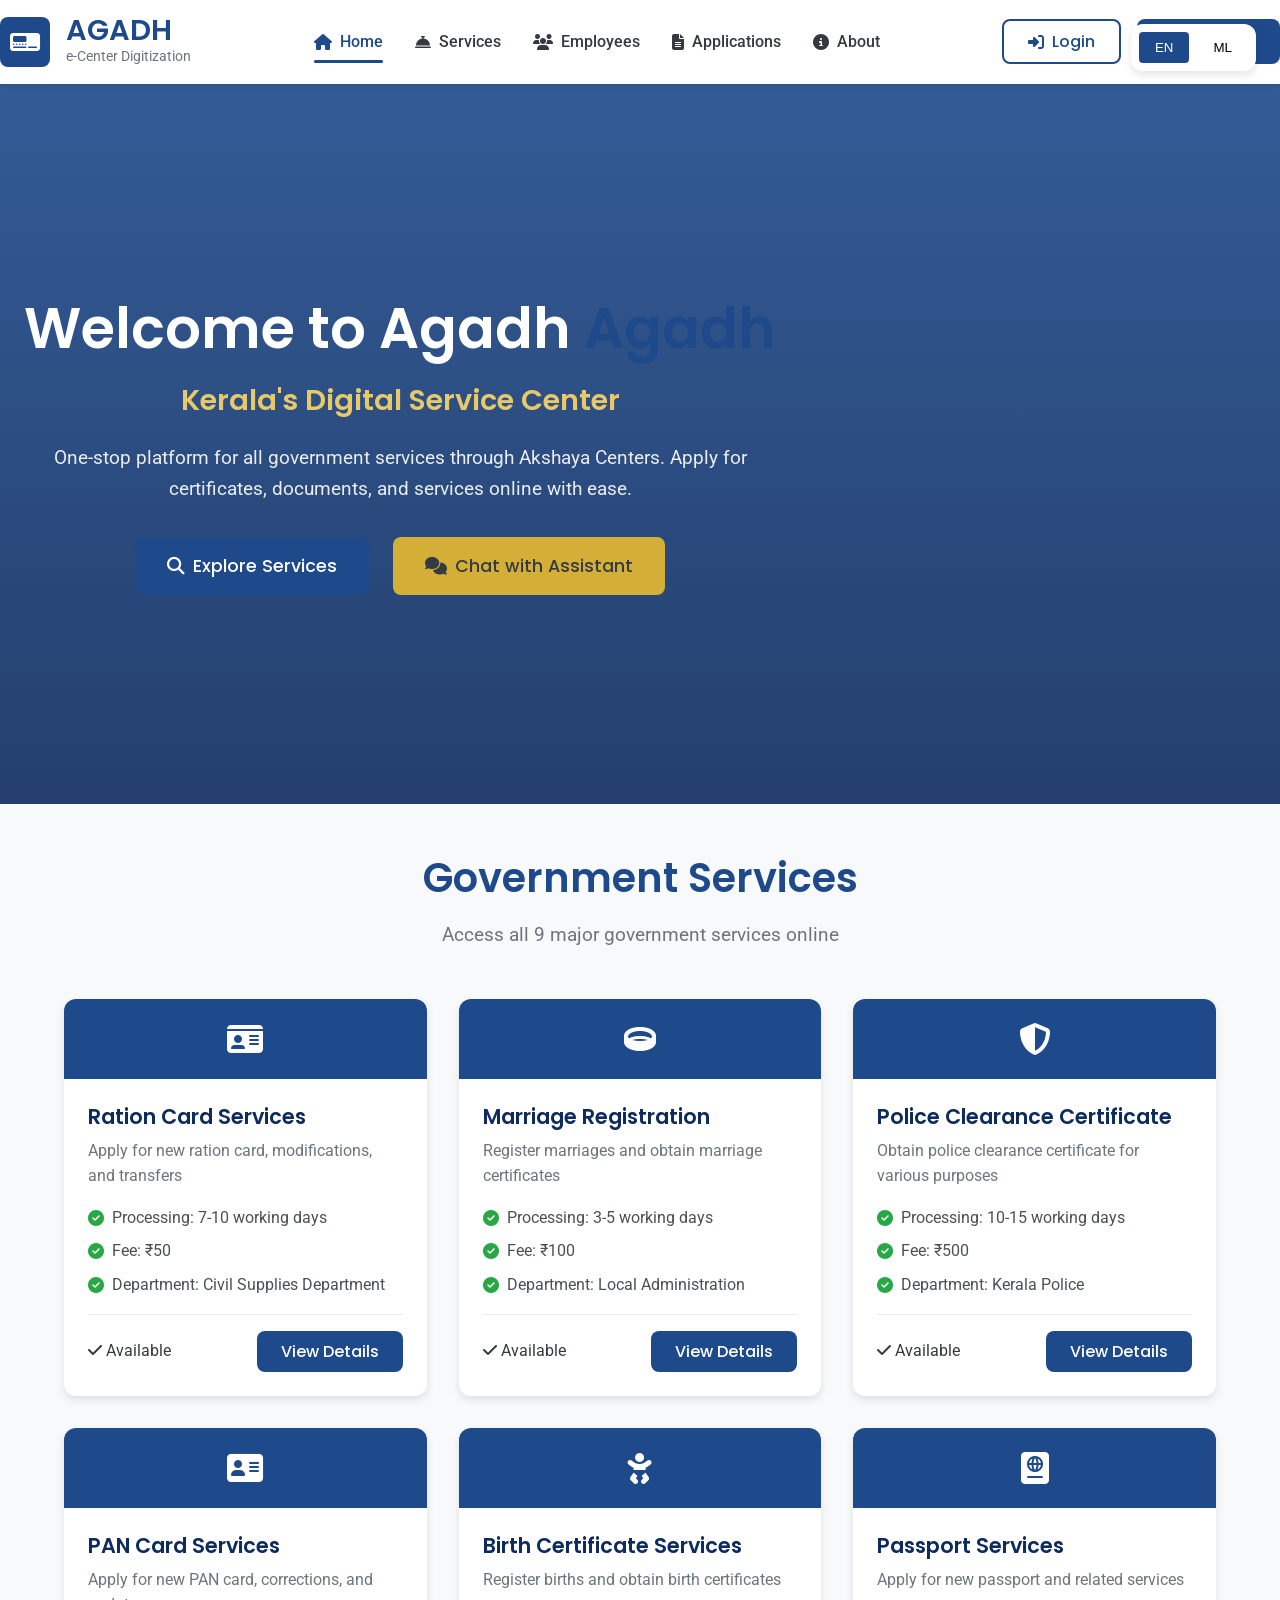
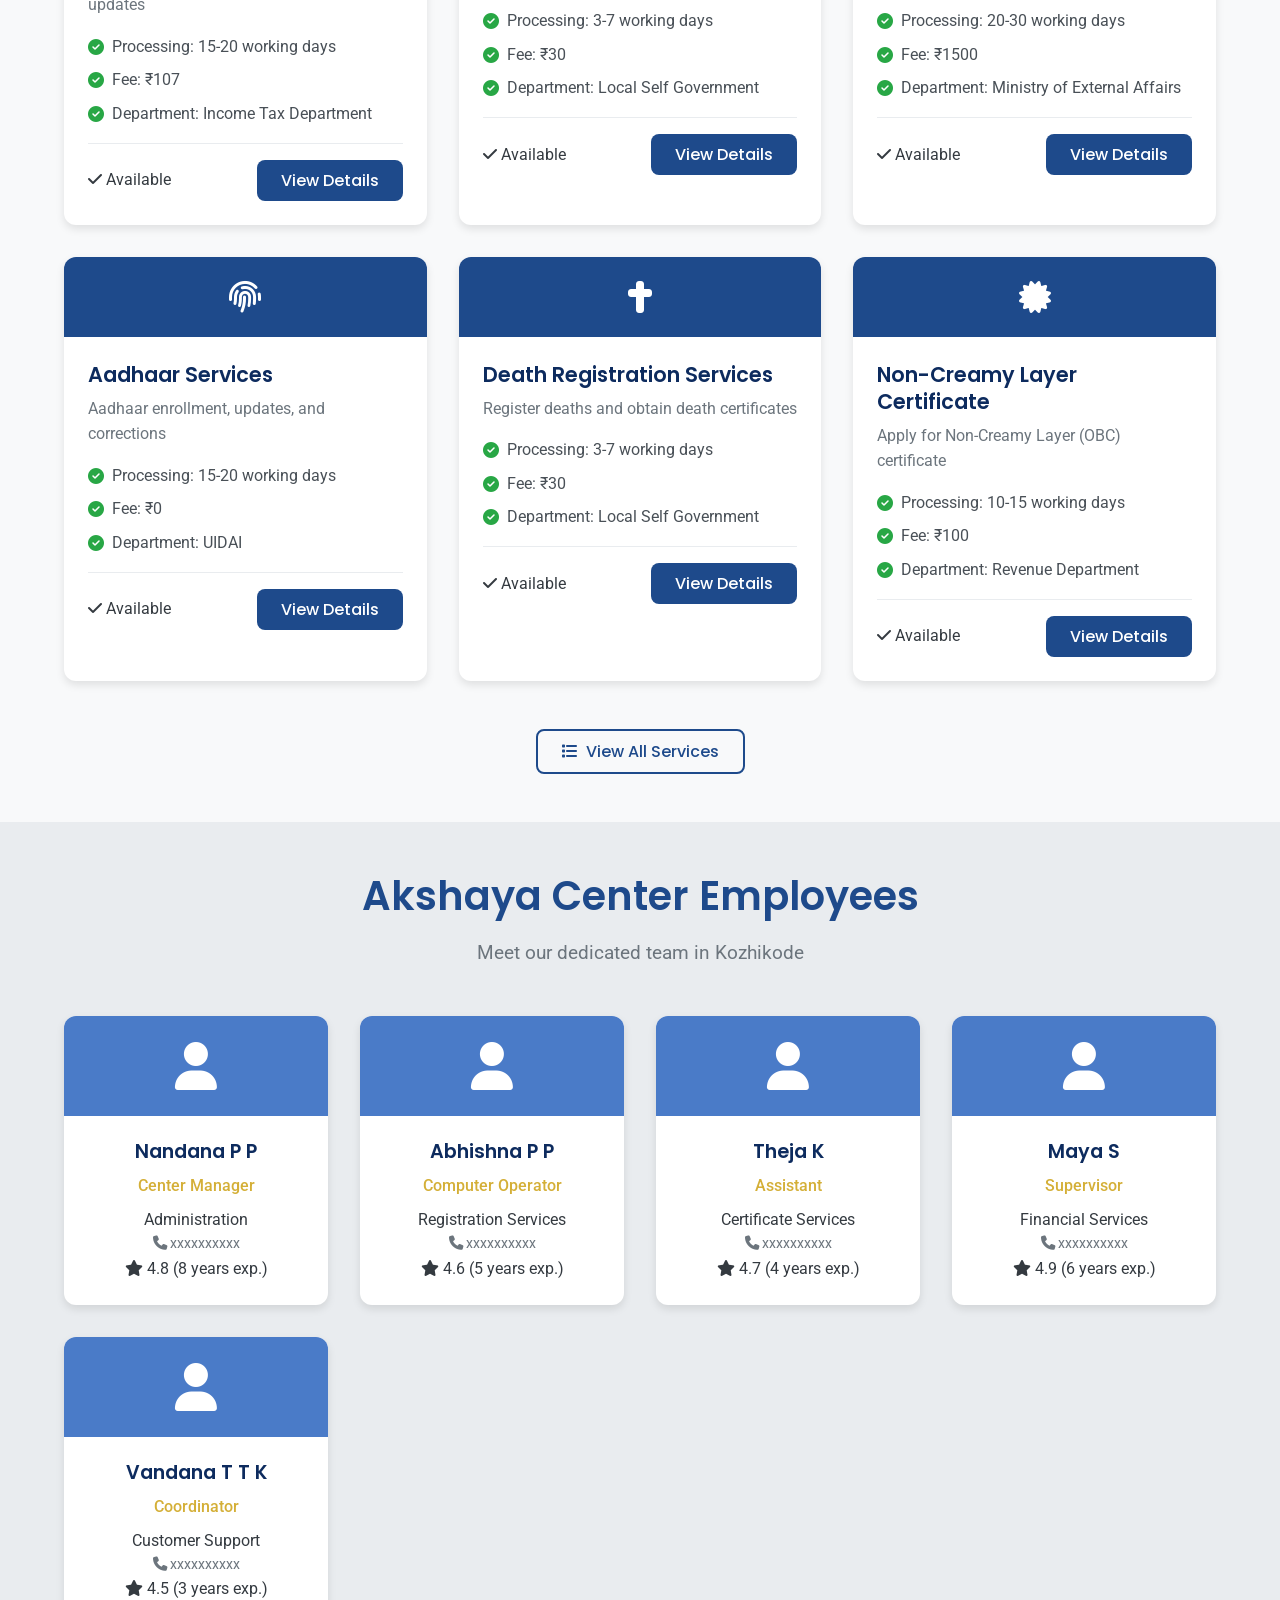
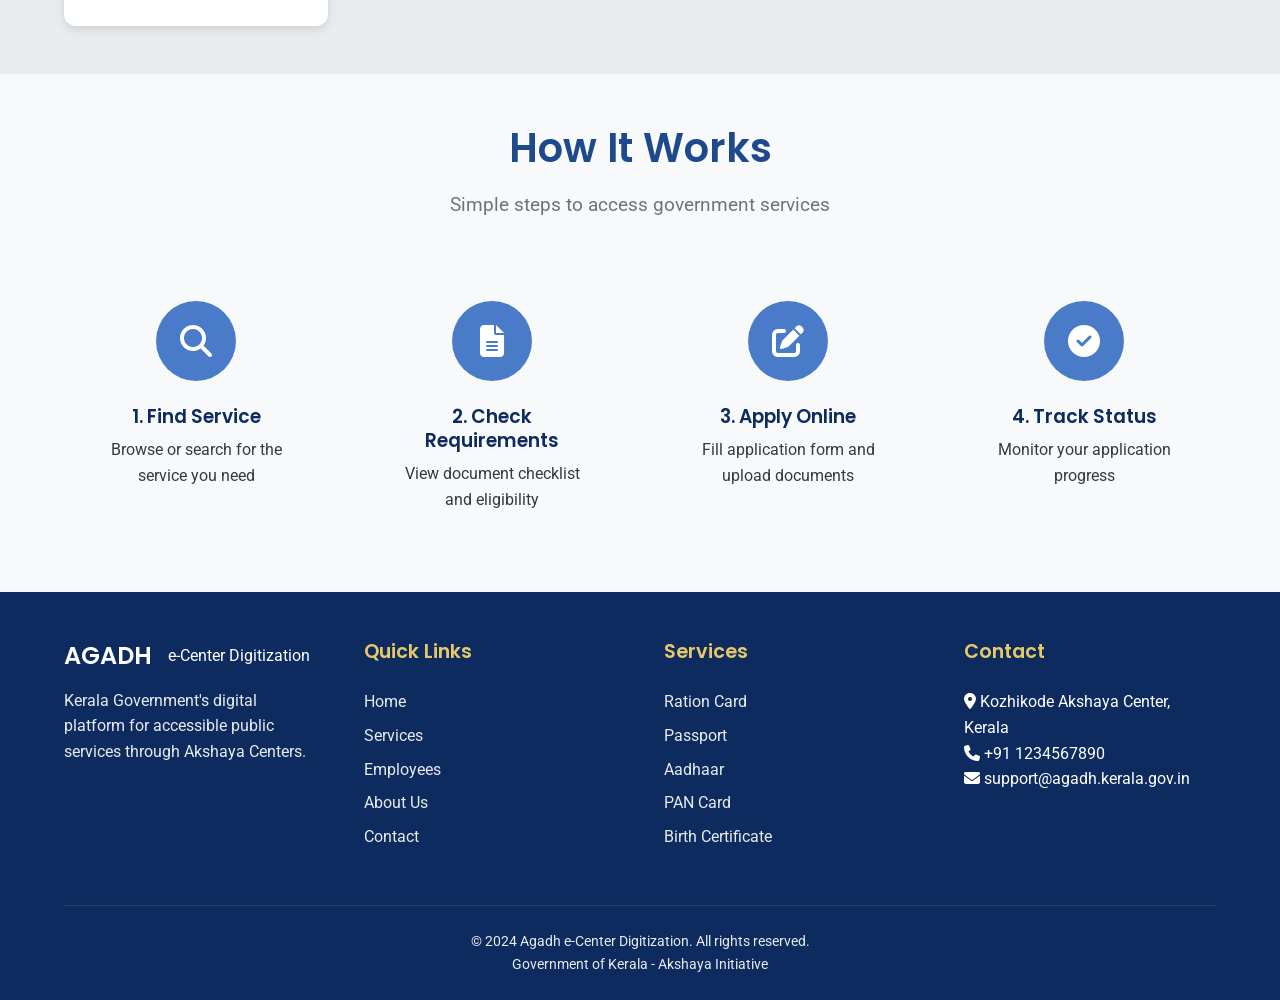
<file: frontend/index.html>
<!DOCTYPE html>
<html lang="en">
<head>
    <meta charset="UTF-8">
    <meta name="viewport" content="width=device-width, initial-scale=1.0">
    <title>Agadh - e-Center Digitization</title>
    <link rel="stylesheet" href="style.css">
    <link rel="stylesheet" href="https://cdnjs.cloudflare.com/ajax/libs/font-awesome/6.4.0/css/all.min.css">
    <link href="https://fonts.googleapis.com/css2?family=Poppins:wght@300;400;500;600;700&family=Roboto:wght@300;400;500&display=swap" rel="stylesheet">
    <link rel="stylesheet" href="https://cdnjs.cloudflare.com/ajax/libs/font-awesome/6.4.0/css/all.min.css">
</head>
<body>
    <!-- Language Toggle -->
    <div class="language-toggle">
        <button class="lang-btn active" data-lang="en">EN</button>
        <button class="lang-btn" data-lang="ml">ML</button>
    </div>

    <!-- Header -->
    <header class="header">
        <nav class="navbar">
            <div class="nav-container">
                <!-- Logo -->
                <div class="logo">
                    <div class="logo-icon">
                        <i class="fas fa-digital-tachograph"></i>
                    </div>
                    <div class="logo-text">
                        <h1 class="logo-title">AGADH</h1>
                        <p class="logo-subtitle">e-Center Digitization</p>
                    </div>
                </div>

                <!-- Navigation Menu -->
                <ul class="nav-menu">
                    <li><a href="#home" class="nav-link active"><i class="fas fa-home"></i> Home</a></li>
                    <li><a href="#services" class="nav-link"><i class="fas fa-concierge-bell"></i> Services</a></li>
                    <li><a href="#employees" class="nav-link"><i class="fas fa-users"></i> Employees</a></li>
                    <li><a href="#applications" class="nav-link"><i class="fas fa-file-alt"></i> Applications</a></li>
                    <li><a href="#about" class="nav-link"><i class="fas fa-info-circle"></i> About</a></li>
                </ul>

                <!-- User Actions -->
                <div class="user-actions">
                    <button class="btn btn-outline" id="loginBtn">
                        <i class="fas fa-sign-in-alt"></i> Login
                    </button>
                    <button class="btn btn-primary" id="registerBtn">
                        <i class="fas fa-user-plus"></i> Register
                    </button>
                </div>

                <!-- Mobile Menu Toggle -->
                <button class="menu-toggle" id="menuToggle">
                    <i class="fas fa-bars"></i>
                </button>
            </div>
        </nav>
    </header>

    <!-- Hero Section -->
    <section class="hero" id="home">
        <div class="hero-overlay">
            <div class="hero-content">
                <h1 class="hero-title">Welcome to <span class="highlight">Agadh</span></h1>
                <h2 class="hero-subtitle">Kerala's Digital Service Center</h2>
                <p class="hero-description">
                    One-stop platform for all government services through Akshaya Centers. 
                    Apply for certificates, documents, and services online with ease.
                </p>
                <div class="hero-buttons">
                    <button class="btn btn-primary btn-lg" id="exploreServices">
                        <i class="fas fa-search"></i> Explore Services
                    </button>
                    <button class="btn btn-secondary btn-lg" id="chatNow">
                        <i class="fas fa-comments"></i> Chat with Assistant
                    </button>
                </div>
            </div>
        </div>
    </section>

    <!-- Services Section -->
    <section class="section" id="services">
        <div class="container">
            <div class="section-header">
                <h2 class="section-title">Government Services</h2>
                <p class="section-subtitle">Access all 9 major government services online</p>
            </div>

            <div class="services-grid" id="servicesGrid">
                <!-- Services will be loaded dynamically -->
            </div>

            <div class="text-center">
                <button class="btn btn-outline" id="viewAllServices">
                    <i class="fas fa-list"></i> View All Services
                </button>
            </div>
        </div>
    </section>

    <!-- Employees Section -->
    <section class="section section-alt" id="employees">
        <div class="container">
            <div class="section-header">
                <h2 class="section-title">Akshaya Center Employees</h2>
                <p class="section-subtitle">Meet our dedicated team in Kozhikode</p>
            </div>

            <div class="employees-grid" id="employeesGrid">
                <!-- Employees will be loaded dynamically -->
            </div>
        </div>
    </section>

    <!-- How It Works -->
    <section class="section" id="howItWorks">
        <div class="container">
            <div class="section-header">
                <h2 class="section-title">How It Works</h2>
                <p class="section-subtitle">Simple steps to access government services</p>
            </div>

            <div class="steps">
                <div class="step">
                    <div class="step-icon">
                        <i class="fas fa-search"></i>
                    </div>
                    <h3>1. Find Service</h3>
                    <p>Browse or search for the service you need</p>
                </div>
                <div class="step">
                    <div class="step-icon">
                        <i class="fas fa-file-alt"></i>
                    </div>
                    <h3>2. Check Requirements</h3>
                    <p>View document checklist and eligibility</p>
                </div>
                <div class="step">
                    <div class="step-icon">
                        <i class="fas fa-edit"></i>
                    </div>
                    <h3>3. Apply Online</h3>
                    <p>Fill application form and upload documents</p>
                </div>
                <div class="step">
                    <div class="step-icon">
                        <i class="fas fa-check-circle"></i>
                    </div>
                    <h3>4. Track Status</h3>
                    <p>Monitor your application progress</p>
                </div>
            </div>
        </div>
    </section>

    <!-- Chatbot Widget -->
    <div class="chatbot-widget" id="chatbotWidget">
        <div class="chatbot-header">
            <div class="chatbot-title">
                <i class="fas fa-robot"></i>
                <span>Agadh Assistant</span>
            </div>
            <button class="chatbot-close" id="chatbotClose">
                <i class="fas fa-times"></i>
            </button>
        </div>
        <div class="chatbot-body" id="chatbotBody">
            <div class="chat-messages" id="chatMessages">
                <div class="message bot">
                    <div class="message-content">
                        Hello! I'm your Agadh assistant. How can I help you with government services today?
                    </div>
                    <div class="message-time">Just now</div>
                </div>
            </div>
            <div class="chat-input">
                <input type="text" id="chatInput" placeholder="Type your question here...">
                <button id="sendMessage">
                    <i class="fas fa-paper-plane"></i>
                </button>
            </div>
        </div>
        <button class="chatbot-toggle" id="chatbotToggle">
            <i class="fas fa-comments"></i>
        </button>
    </div>

    <!-- Footer -->
    <footer class="footer">
        <div class="container">
            <div class="footer-content">
                <div class="footer-section">
                    <div class="logo">
                        <h2>AGADH</h2>
                        <p>e-Center Digitization</p>
                    </div>
                    <p class="footer-description">
                        Kerala Government's digital platform for accessible public services through Akshaya Centers.
                    </p>
                </div>
                <div class="footer-section">
                    <h3>Quick Links</h3>
                    <ul class="footer-links">
                        <li><a href="#home">Home</a></li>
                        <li><a href="#services">Services</a></li>
                        <li><a href="#employees">Employees</a></li>
                        <li><a href="#about">About Us</a></li>
                        <li><a href="#contact">Contact</a></li>
                    </ul>
                </div>
                <div class="footer-section">
                    <h3>Services</h3>
                    <ul class="footer-links">
                        <li><a href="#ration">Ration Card</a></li>
                        <li><a href="#passport">Passport</a></li>
                        <li><a href="#aadhaar">Aadhaar</a></li>
                        <li><a href="#pan">PAN Card</a></li>
                        <li><a href="#birth">Birth Certificate</a></li>
                    </ul>
                </div>
                <div class="footer-section">
                    <h3>Contact</h3>
                    <p><i class="fas fa-map-marker-alt"></i> Kozhikode Akshaya Center, Kerala</p>
                    <p><i class="fas fa-phone"></i> +91 1234567890</p>
                    <p><i class="fas fa-envelope"></i> support@agadh.kerala.gov.in</p>
                </div>
            </div>
            <div class="footer-bottom">
                <p>&copy; 2024 Agadh e-Center Digitization. All rights reserved.</p>
                <p>Government of Kerala - Akshaya Initiative</p>
            </div>
        </div>
    </footer>

    <!-- Login Modal -->
    <div class="modal" id="loginModal">
        <div class="modal-content">
            <div class="modal-header">
                <h3>Login to Agadh</h3>
                <button class="modal-close">&times;</button>
            </div>
            <div class="modal-body">
                <form id="loginForm">
                    <div class="form-group">
                        <label for="loginUsername">Username</label>
                        <input type="text" id="loginUsername" required>
                    </div>
                    <div class="form-group">
                        <label for="loginPassword">Password</label>
                        <input type="password" id="loginPassword" required>
                    </div>
                    <button type="submit" class="btn btn-primary btn-block">Login</button>
                </form>
                <p class="text-center">Don't have an account? <a href="#" id="switchToRegister">Register</a></p>
            </div>
        </div>
    </div>

    <!-- Register Modal -->
    <div class="modal" id="registerModal">
        <div class="modal-content">
            <div class="modal-header">
                <h3>Register for Agadh</h3>
                <button class="modal-close">&times;</button>
            </div>
            <div class="modal-body">
                <form id="registerForm">
                    <div class="form-row">
                        <div class="form-group">
                            <label for="registerFirstName">First Name</label>
                            <input type="text" id="registerFirstName" required>
                        </div>
                        <div class="form-group">
                            <label for="registerLastName">Last Name</label>
                            <input type="text" id="registerLastName" required>
                        </div>
                    </div>
                    <div class="form-group">
                        <label for="registerUsername">Username</label>
                        <input type="text" id="registerUsername" required>
                    </div>
                    <div class="form-group">
                        <label for="registerEmail">Email</label>
                        <input type="email" id="registerEmail" required>
                    </div>
                    <div class="form-group">
                        <label for="registerPhone">Phone Number</label>
                        <input type="tel" id="registerPhone" required>
                    </div>
                    <div class="form-row">
                        <div class="form-group">
                            <label for="registerPassword">Password</label>
                            <input type="password" id="registerPassword" required>
                        </div>
                        <div class="form-group">
                            <label for="registerConfirmPassword">Confirm Password</label>
                            <input type="password" id="registerConfirmPassword" required>
                        </div>
                    </div>
                    <div class="form-group">
                        <label for="registerLanguage">Preferred Language</label>
                        <select id="registerLanguage">
                            <option value="en">English</option>
                            <option value="ml">Malayalam</option>
                        </select>
                    </div>
                    <button type="submit" class="btn btn-primary btn-block">Register</button>
                </form>
                <p class="text-center">Already have an account? <a href="#" id="switchToLogin">Login</a></p>
            </div>
        </div>
    </div>

    <!-- Service Details Modal -->
    <div class="modal" id="serviceModal">
        <div class="modal-content">
            <div class="modal-header">
                <h3 id="serviceModalTitle"></h3>
                <button class="modal-close">&times;</button>
            </div>
            <div class="modal-body" id="serviceModalBody">
                <!-- Service details will be loaded here -->
            </div>
        </div>
    </div>

    <script src="script.js"></script>
</body>
</html>
</file>
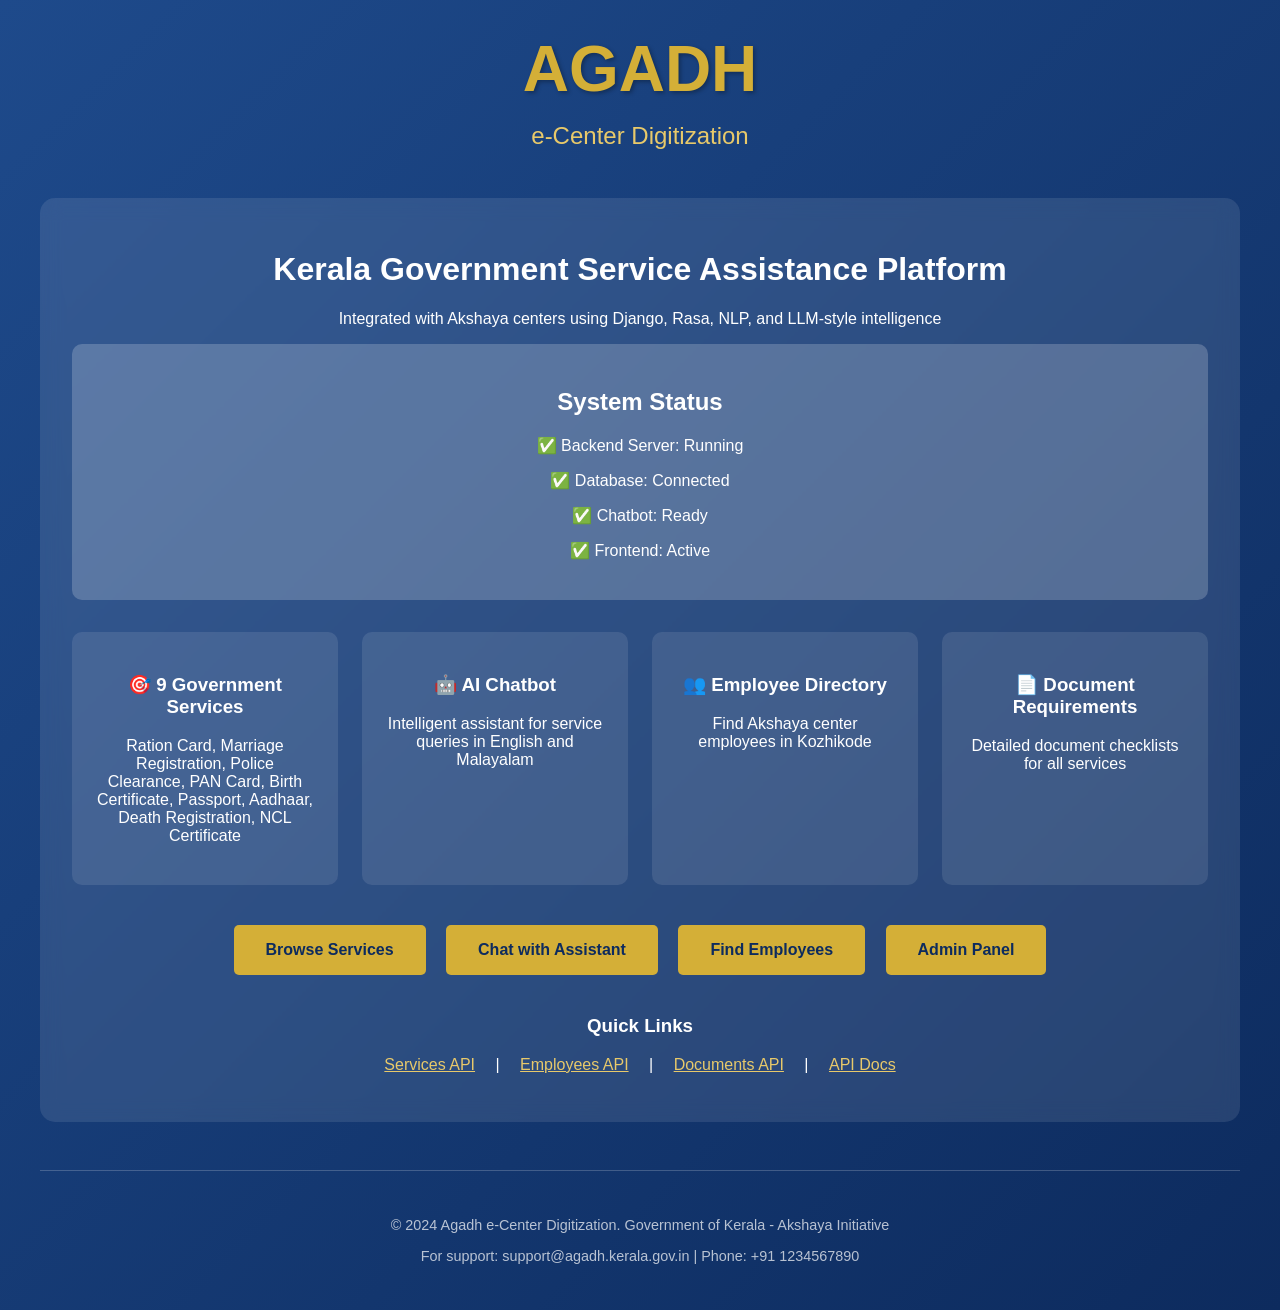
<file: django/akshaya_backend/templates/index.html>
<!DOCTYPE html>
<html lang="en">
<head>
    <meta charset="UTF-8">
    <meta name="viewport" content="width=device-width, initial-scale=1.0">
    <title>Agadh - e-Center Digitization</title>
    <style>
        body {
            font-family: Arial, sans-serif;
            margin: 0;
            padding: 0;
            background: linear-gradient(135deg, #1e4a8b 0%, #0d2b5e 100%);
            color: white;
            min-height: 100vh;
        }
        
        .container {
            max-width: 1200px;
            margin: 0 auto;
            padding: 2rem;
            text-align: center;
        }
        
        .logo {
            font-size: 4rem;
            font-weight: bold;
            margin-bottom: 1rem;
            color: #d4af37;
            text-shadow: 2px 2px 4px rgba(0,0,0,0.3);
        }
        
        .subtitle {
            font-size: 1.5rem;
            margin-bottom: 3rem;
            color: #e8c96a;
        }
        
        .content {
            background: rgba(255, 255, 255, 0.1);
            backdrop-filter: blur(10px);
            border-radius: 15px;
            padding: 2rem;
            margin: 2rem 0;
        }
        
        .status-box {
            background: rgba(255, 255, 255, 0.2);
            border-radius: 10px;
            padding: 1.5rem;
            margin: 1rem 0;
        }
        
        .button {
            display: inline-block;
            background: #d4af37;
            color: #0d2b5e;
            padding: 1rem 2rem;
            border-radius: 5px;
            text-decoration: none;
            font-weight: bold;
            margin: 0.5rem;
            transition: transform 0.3s;
        }
        
        .button:hover {
            transform: translateY(-2px);
            background: #e8c96a;
        }
        
        .features {
            display: grid;
            grid-template-columns: repeat(auto-fit, minmax(250px, 1fr));
            gap: 1.5rem;
            margin: 2rem 0;
        }
        
        .feature {
            background: rgba(255, 255, 255, 0.1);
            padding: 1.5rem;
            border-radius: 10px;
        }
        
        .footer {
            margin-top: 3rem;
            padding-top: 2rem;
            border-top: 1px solid rgba(255, 255, 255, 0.2);
            font-size: 0.9rem;
            color: rgba(255, 255, 255, 0.7);
        }
    </style>
</head>
<body>
    <div class="container">
        <div class="logo">AGADH</div>
        <div class="subtitle">e-Center Digitization</div>
        
        <div class="content">
            <h1>Kerala Government Service Assistance Platform</h1>
            <p>Integrated with Akshaya centers using Django, Rasa, NLP, and LLM-style intelligence</p>
            
            <div class="status-box">
                <h2>System Status</h2>
                <p>✅ Backend Server: Running</p>
                <p>✅ Database: Connected</p>
                <p>✅ Chatbot: Ready</p>
                <p>✅ Frontend: Active</p>
            </div>
            
            <div class="features">
                <div class="feature">
                    <h3>🎯 9 Government Services</h3>
                    <p>Ration Card, Marriage Registration, Police Clearance, PAN Card, Birth Certificate, Passport, Aadhaar, Death Registration, NCL Certificate</p>
                </div>
                <div class="feature">
                    <h3>🤖 AI Chatbot</h3>
                    <p>Intelligent assistant for service queries in English and Malayalam</p>
                </div>
                <div class="feature">
                    <h3>👥 Employee Directory</h3>
                    <p>Find Akshaya center employees in Kozhikode</p>
                </div>
                <div class="feature">
                    <h3>📄 Document Requirements</h3>
                    <p>Detailed document checklists for all services</p>
                </div>
            </div>
            
            <div style="margin: 2rem 0;">
                <a href="/services/" class="button">Browse Services</a>
                <a href="/chatbot/" class="button">Chat with Assistant</a>
                <a href="/employees/" class="button">Find Employees</a>
                <a href="/admin/" class="button">Admin Panel</a>
            </div>
            
            <div style="margin-top: 2rem;">
                <h3>Quick Links</h3>
                <p>
                    <a href="/api/services/" style="color: #e8c96a; margin: 0 1rem;">Services API</a> |
                    <a href="/api/employees/" style="color: #e8c96a; margin: 0 1rem;">Employees API</a> |
                    <a href="/api/documents/" style="color: #e8c96a; margin: 0 1rem;">Documents API</a> |
                    <a href="/swagger/" style="color: #e8c96a; margin: 0 1rem;">API Docs</a>
                </p>
            </div>
        </div>
        
        <div class="footer">
            <p>© 2024 Agadh e-Center Digitization. Government of Kerala - Akshaya Initiative</p>
            <p>For support: support@agadh.kerala.gov.in | Phone: +91 1234567890</p>
        </div>
    </div>
</body>
</html>
</file>
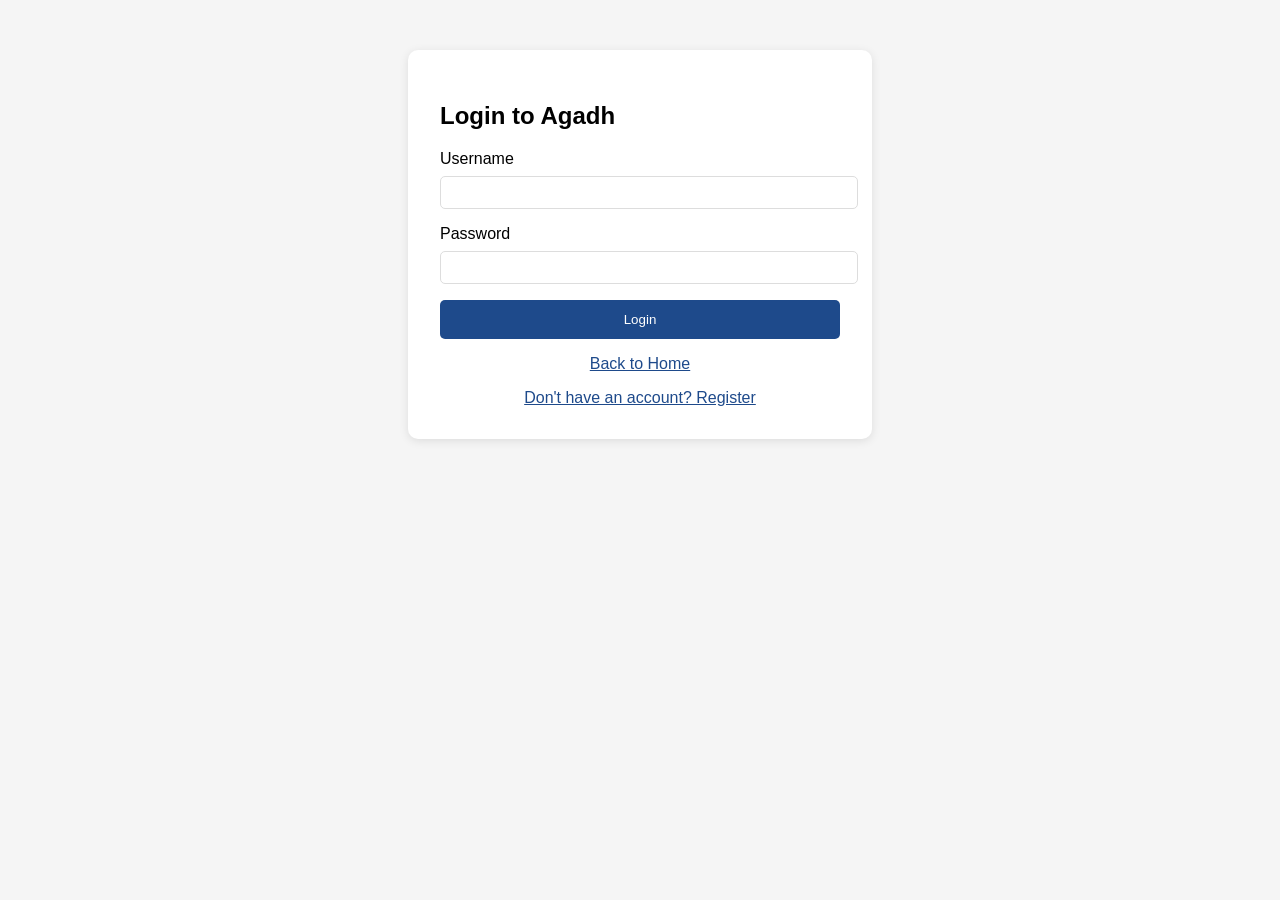
<file: django/akshaya_backend/templates/login.html>
<!DOCTYPE html>
<html lang="en">
<head>
    <meta charset="UTF-8">
    <meta name="viewport" content="width=device-width, initial-scale=1.0">
    <title>Login - Agadh</title>
    <style>
        body { font-family: Arial, sans-serif; margin: 0; padding: 0; background: #f5f5f5; }
        .container { max-width: 400px; margin: 50px auto; padding: 2rem; background: white; border-radius: 10px; box-shadow: 0 2px 10px rgba(0,0,0,0.1); }
        .form-group { margin-bottom: 1rem; }
        label { display: block; margin-bottom: 0.5rem; }
        input { width: 100%; padding: 0.5rem; border: 1px solid #ddd; border-radius: 5px; }
        button { background: #1e4a8b; color: white; padding: 0.75rem 1.5rem; border: none; border-radius: 5px; cursor: pointer; width: 100%; }
        .error { color: red; margin-top: 1rem; }
        .back-link { display: block; text-align: center; margin-top: 1rem; color: #1e4a8b; }
    </style>
</head>
<body>
    <div class="container">
        <h2>Login to Agadh</h2>
        <form id="loginForm">
            <div class="form-group">
                <label for="username">Username</label>
                <input type="text" id="username" required>
            </div>
            <div class="form-group">
                <label for="password">Password</label>
                <input type="password" id="password" required>
            </div>
            <button type="submit">Login</button>
            <div id="error" class="error"></div>
        </form>
        <a href="/" class="back-link">Back to Home</a>
        <a href="/register/" class="back-link">Don't have an account? Register</a>
    </div>
    
    <script>
        document.getElementById('loginForm').addEventListener('submit', async (e) => {
            e.preventDefault();
            
            const username = document.getElementById('username').value;
            const password = document.getElementById('password').value;
            
            try {
                const response = await fetch('/api/auth/login/', {
                    method: 'POST',
                    headers: {
                        'Content-Type': 'application/json'
                    },
                    body: JSON.stringify({ username, password })
                });
                
                const data = await response.json();
                
                if (response.ok) {
                    // Save tokens and redirect
                    localStorage.setItem('access_token', data.access);
                    localStorage.setItem('refresh_token', data.refresh);
                    localStorage.setItem('user_data', JSON.stringify(data.user));
                    
                    window.location.href = '/';
                } else {
                    document.getElementById('error').textContent = 
                        data.detail || 'Login failed. Please check your credentials.';
                }
            } catch (error) {
                document.getElementById('error').textContent = 
                    'Network error. Please try again.';
            }
        });
    </script>
</body>
</html>
</file>
<file: frontend/style.css>
/* CSS Variables for Kerala Government Theme */
:root {
    /* Official Kerala Government Colors */
    --primary-color: #1e4a8b;
    --primary-dark: #0d2b5e;
    --primary-light: #4a7bc8;
    --secondary-color: #d4af37;
    --secondary-dark: #b8941f;
    --secondary-light: #e8c96a;
    
    /* Supporting Colors */
    --success-color: #28a745;
    --warning-color: #ffc107;
    --danger-color: #dc3545;
    --info-color: #17a2b8;
    
    /* Neutral Colors */
    --light-color: #f8f9fa;
    --dark-color: #343a40;
    --gray-color: #6c757d;
    --gray-light: #e9ecef;
    --gray-dark: #495057;
    
    /* Typography */
    --font-primary: 'Poppins', sans-serif;
    --font-secondary: 'Roboto', sans-serif;
    
    /* Spacing */
    --spacing-xs: 0.5rem;
    --spacing-sm: 1rem;
    --spacing-md: 1.5rem;
    --spacing-lg: 2rem;
    --spacing-xl: 3rem;
    
    /* Border Radius */
    --border-radius-sm: 4px;
    --border-radius-md: 8px;
    --border-radius-lg: 12px;
    --border-radius-xl: 20px;
    
    /* Shadows */
    --shadow-sm: 0 2px 4px rgba(0,0,0,0.1);
    --shadow-md: 0 4px 8px rgba(0,0,0,0.1);
    --shadow-lg: 0 8px 16px rgba(0,0,0,0.1);
    --shadow-xl: 0 12px 24px rgba(0,0,0,0.1);
}

/* Reset & Base Styles */
* {
    margin: 0;
    padding: 0;
    box-sizing: border-box;
}

html {
    scroll-behavior: smooth;
}

body {
    font-family: var(--font-secondary);
    color: var(--dark-color);
    background-color: var(--light-color);
    line-height: 1.6;
}

.container {
    max-width: 1200px;
    margin: 0 auto;
    padding: 0 var(--spacing-md);
}

/* Typography */
h1, h2, h3, h4, h5, h6 {
    font-family: var(--font-primary);
    font-weight: 600;
    line-height: 1.3;
}

.highlight {
    color: var(--primary-color);
}

/* Buttons */
.btn {
    display: inline-flex;
    align-items: center;
    justify-content: center;
    gap: var(--spacing-xs);
    padding: var(--spacing-xs) var(--spacing-md);
    border: none;
    border-radius: var(--border-radius-md);
    font-family: var(--font-primary);
    font-weight: 500;
    font-size: 1rem;
    cursor: pointer;
    transition: all 0.3s ease;
    text-decoration: none;
}

.btn-primary {
    background-color: var(--primary-color);
    color: white;
}

.btn-primary:hover {
    background-color: var(--primary-dark);
    transform: translateY(-2px);
    box-shadow: var(--shadow-md);
}

.btn-secondary {
    background-color: var(--secondary-color);
    color: var(--dark-color);
}

.btn-secondary:hover {
    background-color: var(--secondary-dark);
    transform: translateY(-2px);
    box-shadow: var(--shadow-md);
}

.btn-outline {
    background-color: transparent;
    color: var(--primary-color);
    border: 2px solid var(--primary-color);
}

.btn-outline:hover {
    background-color: var(--primary-color);
    color: white;
}

.btn-lg {
    padding: var(--spacing-sm) var(--spacing-lg);
    font-size: 1.1rem;
}

.btn-block {
    width: 100%;
}

/* Language Toggle */
.language-toggle {
    position: fixed;
    top: var(--spacing-md);
    right: var(--spacing-md);
    z-index: 1000;
    display: flex;
    gap: var(--spacing-xs);
    background: white;
    border-radius: var(--border-radius-lg);
    padding: var(--spacing-xs);
    box-shadow: var(--shadow-md);
}

.lang-btn {
    padding: var(--spacing-xs) var(--spacing-sm);
    border: none;
    background: none;
    cursor: pointer;
    border-radius: var(--border-radius-sm);
    font-weight: 500;
    transition: all 0.3s ease;
}

.lang-btn.active {
    background-color: var(--primary-color);
    color: white;
}

/* Header & Navigation */
.header {
    background-color: white;
    box-shadow: var(--shadow-sm);
    position: sticky;
    top: 0;
    z-index: 999;
}

.navbar {
    padding: var(--spacing-sm) 0;
}

.nav-container {
    display: flex;
    align-items: center;
    justify-content: space-between;
}

.logo {
    display: flex;
    align-items: center;
    gap: var(--spacing-sm);
}

.logo-icon {
    background-color: var(--primary-color);
    color: white;
    width: 50px;
    height: 50px;
    border-radius: var(--border-radius-md);
    display: flex;
    align-items: center;
    justify-content: center;
    font-size: 1.5rem;
}

.logo-text {
    display: flex;
    flex-direction: column;
}

.logo-title {
    font-size: 1.8rem;
    color: var(--primary-color);
    margin: 0;
    line-height: 1;
}

.logo-subtitle {
    font-size: 0.9rem;
    color: var(--gray-color);
    margin: 0;
}

.nav-menu {
    display: flex;
    list-style: none;
    gap: var(--spacing-lg);
}

.nav-link {
    text-decoration: none;
    color: var(--dark-color);
    font-weight: 500;
    display: flex;
    align-items: center;
    gap: var(--spacing-xs);
    padding: var(--spacing-xs) 0;
    position: relative;
    transition: color 0.3s ease;
}

.nav-link:hover,
.nav-link.active {
    color: var(--primary-color);
}

.nav-link.active::after {
    content: '';
    position: absolute;
    bottom: 0;
    left: 0;
    width: 100%;
    height: 3px;
    background-color: var(--primary-color);
    border-radius: var(--border-radius-sm);
}

.user-actions {
    display: flex;
    gap: var(--spacing-sm);
}

.menu-toggle {
    display: none;
    background: none;
    border: none;
    font-size: 1.5rem;
    color: var(--dark-color);
    cursor: pointer;
}

/* Hero Section */
.hero {
    background: linear-gradient(rgba(30, 74, 139, 0.9), rgba(13, 43, 94, 0.9)),
                url('https://images.unsplash.com/photo-1619855515064-d10bc7bb5f26?ixlib=rb-4.0.3&auto=format&fit=crop&w=1950&q=80');
    background-size: cover;
    background-position: center;
    color: white;
    min-height: 80vh;
    display: flex;
    align-items: center;
}

.hero-content {
    max-width: 800px;
    margin: 0 auto;
    text-align: center;
    padding: var(--spacing-xl) var(--spacing-md);
}

.hero-title {
    font-size: 3.5rem;
    margin-bottom: var(--spacing-sm);
}

.hero-subtitle {
    font-size: 1.8rem;
    margin-bottom: var(--spacing-md);
    color: var(--secondary-light);
}

.hero-description {
    font-size: 1.2rem;
    margin-bottom: var(--spacing-lg);
    opacity: 0.9;
}

.hero-buttons {
    display: flex;
    gap: var(--spacing-md);
    justify-content: center;
    flex-wrap: wrap;
}

/* Sections */
.section {
    padding: var(--spacing-xl) 0;
}

.section-alt {
    background-color: var(--gray-light);
}

.section-header {
    text-align: center;
    margin-bottom: var(--spacing-xl);
}

.section-title {
    font-size: 2.5rem;
    color: var(--primary-color);
    margin-bottom: var(--spacing-sm);
}

.section-subtitle {
    font-size: 1.2rem;
    color: var(--gray-color);
    max-width: 600px;
    margin: 0 auto;
}

/* Services Grid */
.services-grid {
    display: grid;
    grid-template-columns: repeat(auto-fit, minmax(300px, 1fr));
    gap: var(--spacing-lg);
    margin-bottom: var(--spacing-xl);
}

.service-card {
    background: white;
    border-radius: var(--border-radius-lg);
    overflow: hidden;
    box-shadow: var(--shadow-md);
    transition: transform 0.3s ease, box-shadow 0.3s ease;
    cursor: pointer;
}

.service-card:hover {
    transform: translateY(-5px);
    box-shadow: var(--shadow-lg);
}

.service-icon {
    background-color: var(--primary-color);
    color: white;
    height: 80px;
    display: flex;
    align-items: center;
    justify-content: center;
    font-size: 2rem;
}

.service-content {
    padding: var(--spacing-md);
}

.service-title {
    font-size: 1.3rem;
    margin-bottom: var(--spacing-xs);
    color: var(--primary-dark);
}

.service-description {
    color: var(--gray-color);
    margin-bottom: var(--spacing-sm);
}

.service-features {
    list-style: none;
    margin-bottom: var(--spacing-sm);
}

.service-features li {
    display: flex;
    align-items: center;
    gap: var(--spacing-xs);
    margin-bottom: var(--spacing-xs);
    color: var(--gray-dark);
}

.service-features i {
    color: var(--success-color);
}

.service-footer {
    display: flex;
    justify-content: space-between;
    align-items: center;
    padding-top: var(--spacing-sm);
    border-top: 1px solid var(--gray-light);
}

/* Employees Grid */
.employees-grid {
    display: grid;
    grid-template-columns: repeat(auto-fit, minmax(250px, 1fr));
    gap: var(--spacing-lg);
}

.employee-card {
    background: white;
    border-radius: var(--border-radius-lg);
    overflow: hidden;
    box-shadow: var(--shadow-md);
    text-align: center;
}

.employee-avatar {
    background-color: var(--primary-light);
    height: 100px;
    display: flex;
    align-items: center;
    justify-content: center;
    font-size: 3rem;
    color: white;
}

.employee-info {
    padding: var(--spacing-md);
}

.employee-name {
    font-size: 1.2rem;
    margin-bottom: var(--spacing-xs);
    color: var(--primary-dark);
}

.employee-role {
    color: var(--secondary-color);
    font-weight: 500;
    margin-bottom: var(--spacing-xs);
}

.employee-contact {
    color: var(--gray-color);
    font-size: 0.9rem;
}

/* How It Works Steps */
.steps {
    display: grid;
    grid-template-columns: repeat(auto-fit, minmax(200px, 1fr));
    gap: var(--spacing-lg);
    text-align: center;
}

.step {
    padding: var(--spacing-lg);
}

.step-icon {
    width: 80px;
    height: 80px;
    background-color: var(--primary-light);
    color: white;
    border-radius: 50%;
    display: flex;
    align-items: center;
    justify-content: center;
    font-size: 2rem;
    margin: 0 auto var(--spacing-md);
}

.step h3 {
    margin-bottom: var(--spacing-xs);
    color: var(--primary-dark);
}

/* Chatbot Widget */
.chatbot-widget {
    position: fixed;
    bottom: var(--spacing-lg);
    right: var(--spacing-lg);
    width: 350px;
    height: 500px;
    background: white;
    border-radius: var(--border-radius-lg);
    box-shadow: var(--shadow-xl);
    display: flex;
    flex-direction: column;
    z-index: 1000;
    transform: translateY(100%);
    opacity: 0;
    transition: transform 0.3s ease, opacity 0.3s ease;
}

.chatbot-widget.open {
    transform: translateY(0);
    opacity: 1;
}

.chatbot-header {
    background-color: var(--primary-color);
    color: white;
    padding: var(--spacing-md);
    border-radius: var(--border-radius-lg) var(--border-radius-lg) 0 0;
    display: flex;
    justify-content: space-between;
    align-items: center;
}

.chatbot-title {
    display: flex;
    align-items: center;
    gap: var(--spacing-sm);
    font-weight: 500;
}

.chatbot-close {
    background: none;
    border: none;
    color: white;
    cursor: pointer;
    font-size: 1.2rem;
}

.chatbot-body {
    flex: 1;
    display: flex;
    flex-direction: column;
    padding: var(--spacing-md);
}

.chat-messages {
    flex: 1;
    overflow-y: auto;
    margin-bottom: var(--spacing-md);
}

.message {
    margin-bottom: var(--spacing-md);
    max-width: 80%;
}

.message.bot {
    align-self: flex-start;
}

.message.user {
    align-self: flex-end;
    margin-left: auto;
}

.message-content {
    padding: var(--spacing-sm);
    border-radius: var(--border-radius-md);
    background-color: var(--gray-light);
}

.message.bot .message-content {
    background-color: var(--primary-light);
    color: white;
}

.message.user .message-content {
    background-color: var(--secondary-light);
}

.message-time {
    font-size: 0.8rem;
    color: var(--gray-color);
    margin-top: var(--spacing-xs);
}

.chat-input {
    display: flex;
    gap: var(--spacing-sm);
}

.chat-input input {
    flex: 1;
    padding: var(--spacing-sm);
    border: 1px solid var(--gray-light);
    border-radius: var(--border-radius-md);
    font-family: var(--font-secondary);
}

.chat-input button {
    background-color: var(--primary-color);
    color: white;
    border: none;
    border-radius: var(--border-radius-md);
    width: 40px;
    cursor: pointer;
}

.chatbot-toggle {
    position: fixed;
    bottom: var(--spacing-lg);
    right: var(--spacing-lg);
    width: 60px;
    height: 60px;
    background-color: var(--primary-color);
    color: white;
    border: none;
    border-radius: 50%;
    font-size: 1.5rem;
    cursor: pointer;
    box-shadow: var(--shadow-lg);
    z-index: 999;
}

/* Footer */
.footer {
    background-color: var(--primary-dark);
    color: white;
    padding: var(--spacing-xl) 0 var(--spacing-md);
}

.footer-content {
    display: grid;
    grid-template-columns: repeat(auto-fit, minmax(250px, 1fr));
    gap: var(--spacing-xl);
    margin-bottom: var(--spacing-xl);
}

.footer-section h3 {
    color: var(--secondary-light);
    margin-bottom: var(--spacing-md);
    font-size: 1.2rem;
}

.footer-links {
    list-style: none;
}

.footer-links li {
    margin-bottom: var(--spacing-xs);
}

.footer-links a {
    color: var(--gray-light);
    text-decoration: none;
    transition: color 0.3s ease;
}

.footer-links a:hover {
    color: var(--secondary-light);
}

.footer-description {
    color: var(--gray-light);
    margin-top: var(--spacing-sm);
}

.footer-bottom {
    text-align: center;
    padding-top: var(--spacing-md);
    border-top: 1px solid rgba(255, 255, 255, 0.1);
    color: var(--gray-light);
    font-size: 0.9rem;
}

/* Modals */
.modal {
    position: fixed;
    top: 0;
    left: 0;
    width: 100%;
    height: 100%;
    background-color: rgba(0, 0, 0, 0.5);
    display: none;
    align-items: center;
    justify-content: center;
    z-index: 1100;
}

.modal.active {
    display: flex;
}

.modal-content {
    background: white;
    border-radius: var(--border-radius-lg);
    width: 90%;
    max-width: 500px;
    max-height: 90vh;
    overflow-y: auto;
    animation: modalSlideIn 0.3s ease;
}

@keyframes modalSlideIn {
    from {
        transform: translateY(-50px);
        opacity: 0;
    }
    to {
        transform: translateY(0);
        opacity: 1;
    }
}

.modal-header {
    padding: var(--spacing-md);
    border-bottom: 1px solid var(--gray-light);
    display: flex;
    justify-content: space-between;
    align-items: center;
}

.modal-header h3 {
    margin: 0;
    color: var(--primary-color);
}

.modal-close {
    background: none;
    border: none;
    font-size: 1.5rem;
    cursor: pointer;
    color: var(--gray-color);
}

.modal-body {
    padding: var(--spacing-md);
}

/* Forms */
.form-group {
    margin-bottom: var(--spacing-md);
}

.form-group label {
    display: block;
    margin-bottom: var(--spacing-xs);
    font-weight: 500;
    color: var(--dark-color);
}

.form-group input,
.form-group select,
.form-group textarea {
    width: 100%;
    padding: var(--spacing-sm);
    border: 1px solid var(--gray-light);
    border-radius: var(--border-radius-md);
    font-family: var(--font-secondary);
    font-size: 1rem;
    transition: border-color 0.3s ease;
}

.form-group input:focus,
.form-group select:focus,
.form-group textarea:focus {
    outline: none;
    border-color: var(--primary-color);
}

.form-row {
    display: grid;
    grid-template-columns: 1fr 1fr;
    gap: var(--spacing-md);
}

.text-center {
    text-align: center;
}

/* Responsive Design */
@media (max-width: 768px) {
    .nav-menu {
        display: none;
        position: absolute;
        top: 100%;
        left: 0;
        width: 100%;
        background: white;
        flex-direction: column;
        padding: var(--spacing-md);
        box-shadow: var(--shadow-md);
    }
    
    .nav-menu.active {
        display: flex;
    }
    
    .menu-toggle {
        display: block;
    }
    
    .user-actions {
        display: none;
    }
    
    .hero-title {
        font-size: 2.5rem;
    }
    
    .hero-subtitle {
        font-size: 1.5rem;
    }
    
    .hero-buttons {
        flex-direction: column;
        align-items: center;
    }
    
    .form-row {
        grid-template-columns: 1fr;
    }
    
    .chatbot-widget {
        width: 100%;
        height: 100%;
        bottom: 0;
        right: 0;
        border-radius: 0;
    }
    
    .chatbot-toggle {
        bottom: var(--spacing-md);
        right: var(--spacing-md);
    }
}

@media (max-width: 480px) {
    .container {
        padding: 0 var(--spacing-sm);
    }
    
    .section-title {
        font-size: 2rem;
    }
    
    .steps {
        grid-template-columns: 1fr;
    }
}
</file>
